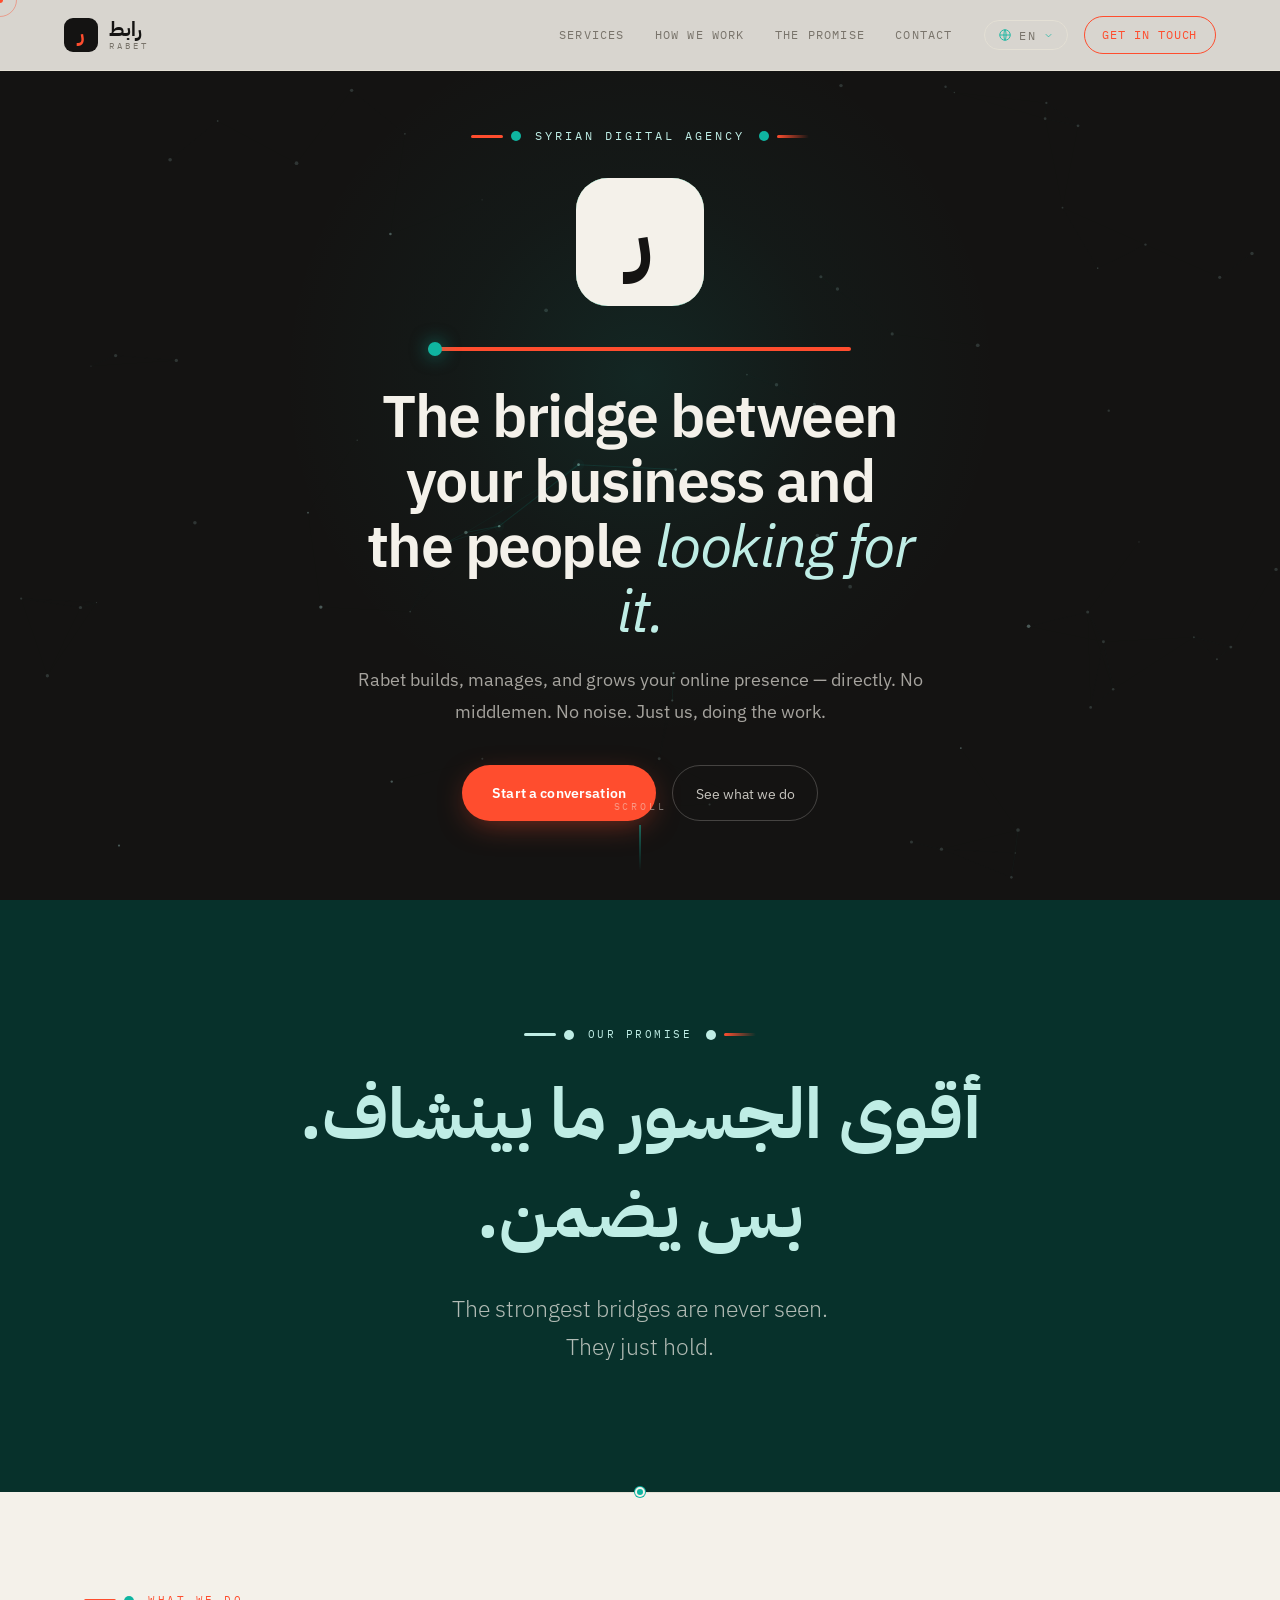
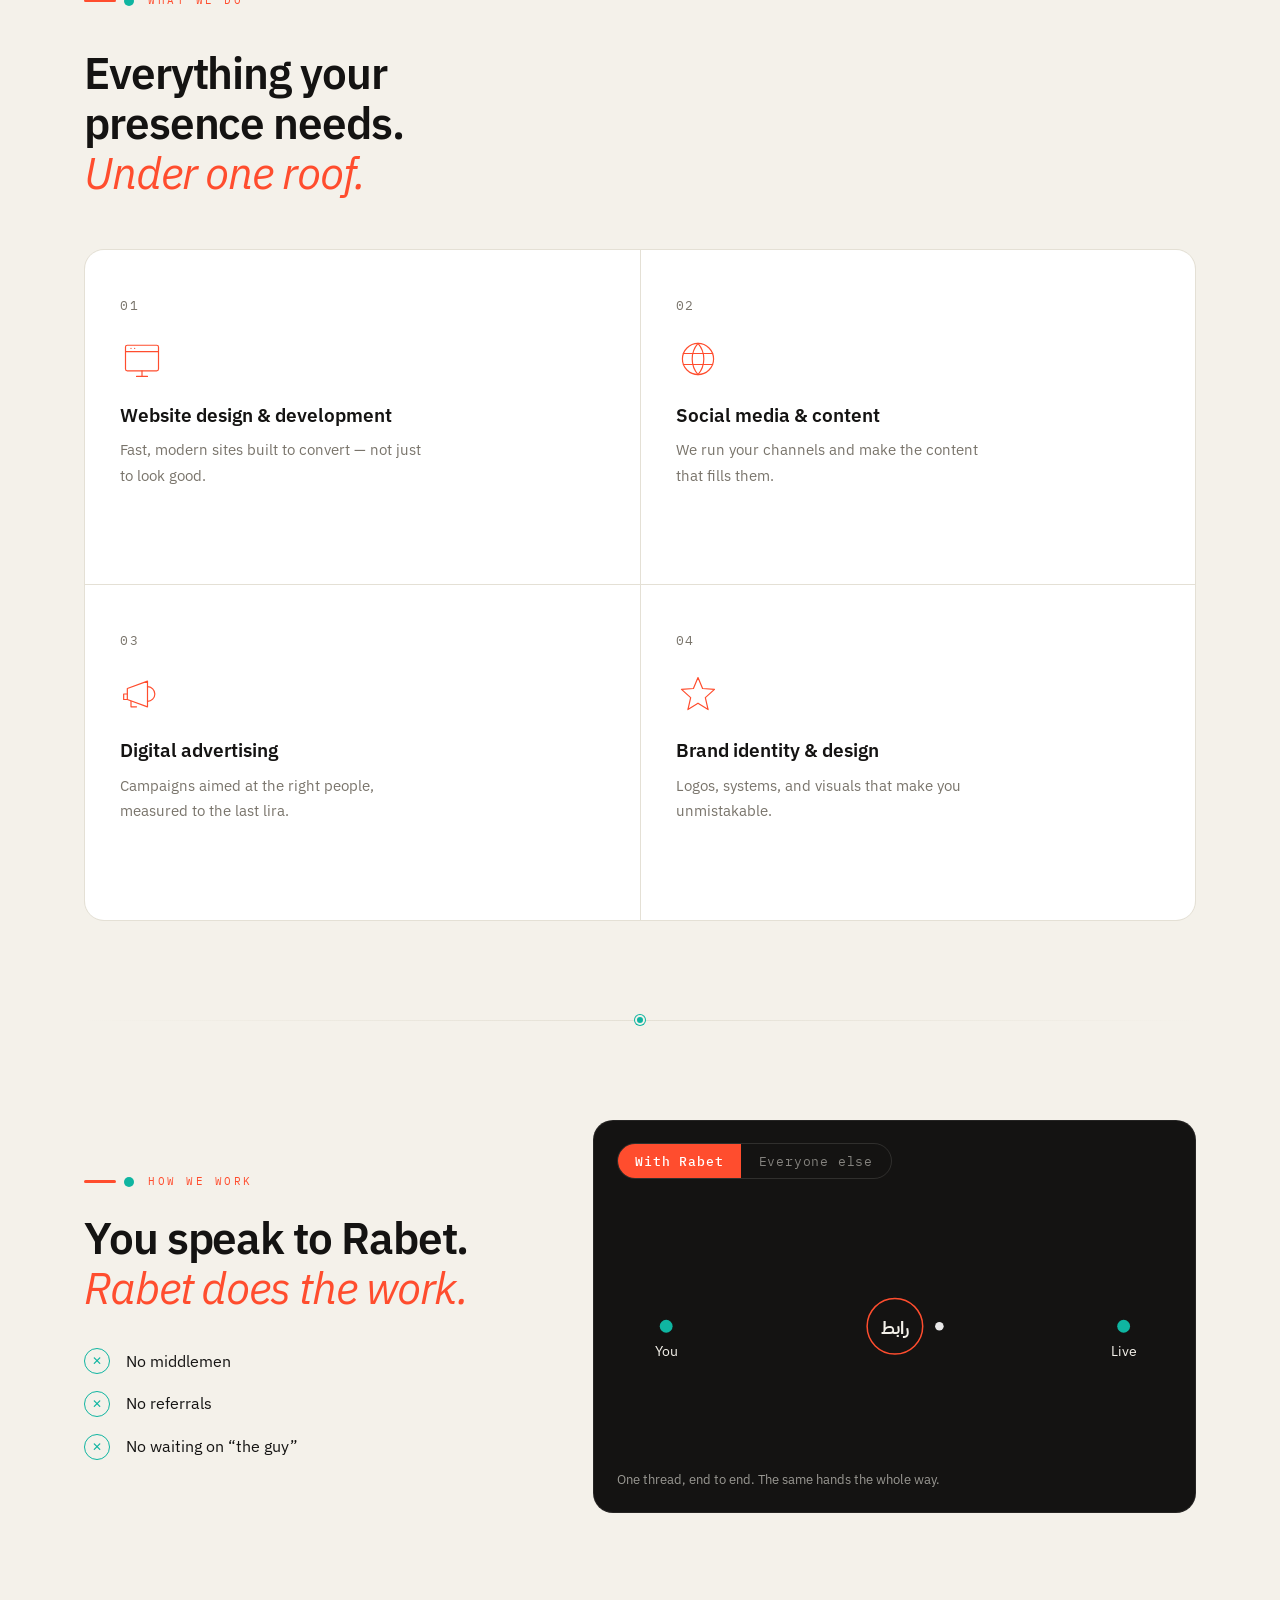
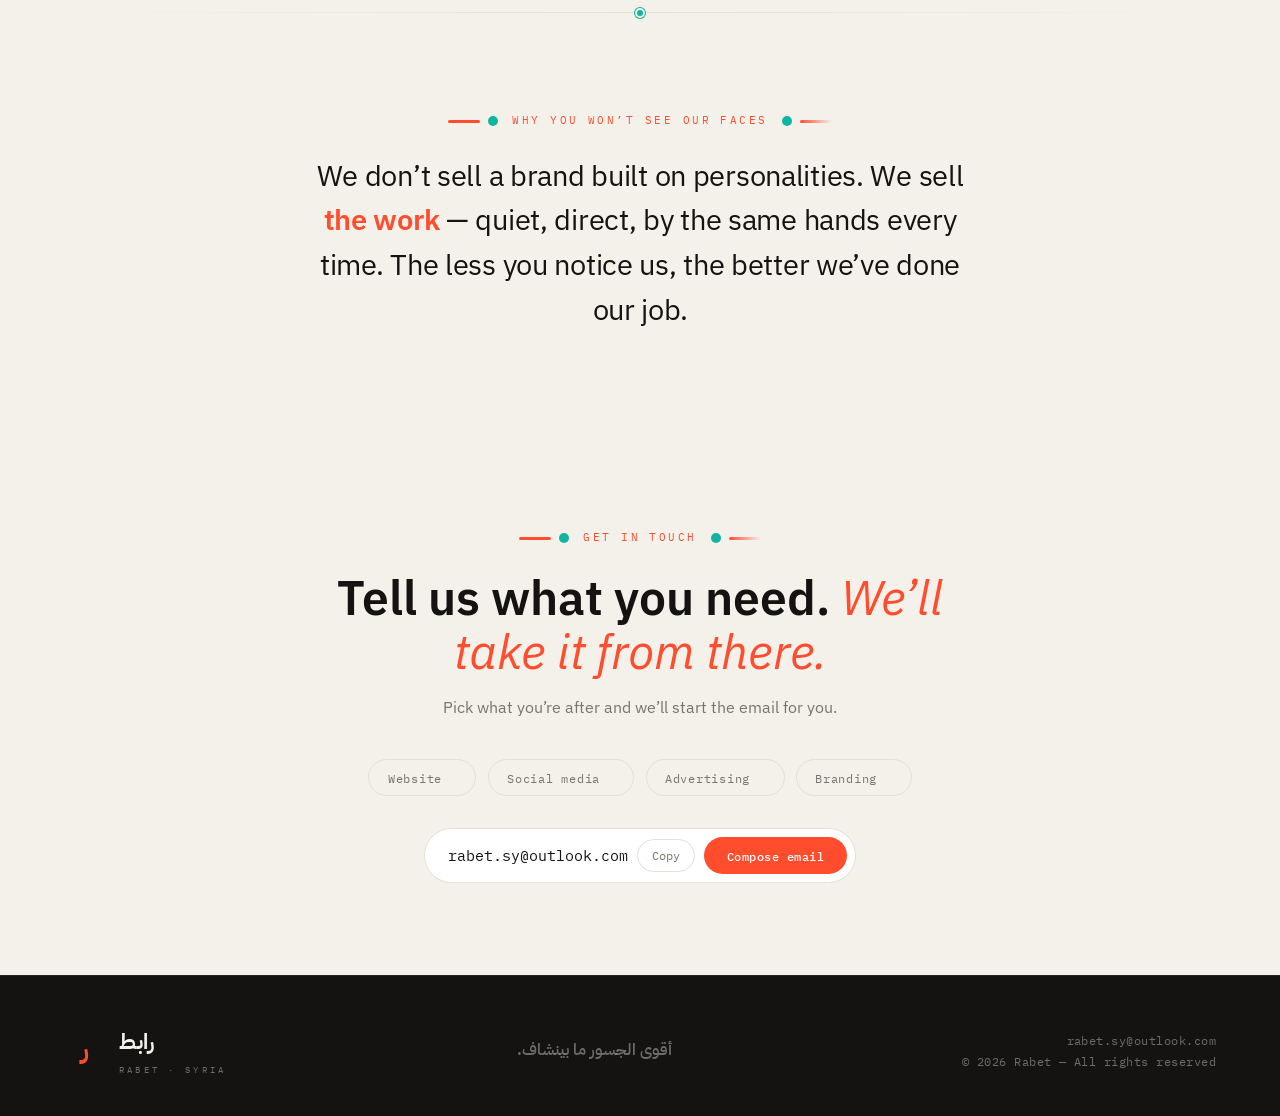
<file: index.html>
<!DOCTYPE html>
<html lang="en" dir="ltr">
<head>
<meta charset="UTF-8" />
<meta name="viewport" content="width=device-width, initial-scale=1.0" />
<title>رابط · RABET — Faceless Syrian Digital Agency</title>
<meta name="description" content="Rabet is a faceless Syrian digital agency. We build, manage, and grow your online presence — directly. No middlemen. No noise. Just us, doing the work." />
<meta property="og:title" content="رابط · RABET — Faceless Syrian Digital Agency" />
<meta property="og:description" content="We build, manage, and grow your online presence — directly. No middlemen. No noise." />
<meta property="og:type" content="website" />
<link rel="icon" type="image/png" href="assets/favicon.png" />
<link rel="preconnect" href="https://fonts.googleapis.com">
<link rel="preconnect" href="https://fonts.gstatic.com" crossorigin>
<link href="https://fonts.googleapis.com/css2?family=IBM+Plex+Mono:wght@400;500;600&family=IBM+Plex+Sans+Arabic:wght@300;400;500;600;700&family=IBM+Plex+Sans:wght@300;400;500;600;700&display=swap" rel="stylesheet">
<link rel="stylesheet" href="css/style.css" />
</head>
<body>

<div class="cursor-dot"></div>
<div class="cursor-ring"></div>

<!-- preloader -->
<div id="loader">
  <div class="loader-mark">
    <span class="loader-symbol">ر</span>
    <div class="loader-bar"><div class="loader-fill"></div></div>
  </div>
</div>

<!-- nav -->
<header id="head">
  <a href="#top" class="brand" aria-label="Rabet home">
    <span class="brand-symbol">ر</span>
    <span class="name"><span class="ar">رابط</span><span class="lat">Rabet</span></span>
  </a>
  <nav id="nav">
    <div class="nav-links">
      <a href="#services" data-i18n="nav.services">Services</a>
      <a href="#work" data-i18n="nav.work">How we work</a>
      <a href="#promise" data-i18n="nav.promise">The promise</a>
      <a href="#contact" data-i18n="nav.contact">Contact</a>
    </div>
    <div class="nav-tools">
      <div class="lang" id="langDD">
        <button class="lang-current" aria-haspopup="listbox" aria-expanded="false" aria-label="Choose language">
          <svg viewBox="0 0 24 24"><circle cx="12" cy="12" r="9"/><path d="M3 12h18M12 3c2.5 3 2.5 15 0 18M12 3c-2.5 3-2.5 15 0 18"/></svg>
          <span id="langLabel">EN</span>
          <svg class="chev" viewBox="0 0 24 24" style="width:11px;height:11px"><path d="M6 9l6 6 6-6"/></svg>
        </button>
        <ul class="lang-menu" role="listbox">
          <li data-lang="ar" lang="ar" role="option">العربية <span class="code">AR</span></li>
          <li data-lang="en" role="option">English <span class="code">EN</span></li>
          <li data-lang="tr" role="option">Türkçe <span class="code">TR</span></li>
          <li data-lang="fr" role="option">Français <span class="code">FR</span></li>
          <li data-lang="de" role="option">Deutsch <span class="code">DE</span></li>
        </ul>
      </div>
      <a href="#contact" class="btn-ghost desk"><span data-i18n="nav.cta">Get in touch</span></a>
      <button class="menu-toggle" id="burger" aria-label="Menu"><span></span><span></span><span></span></button>
    </div>
  </nav>
</header>

<!-- hero -->
<section class="hero" id="top">
  <canvas id="weave"></canvas>
  <div class="hero-glow"></div>
  <div class="hero-inner">
    <div class="eyebrow">
      <span class="motif"><span class="bar"></span><span class="dia"></span></span>
      <span data-i18n="hero.eyebrow">Syrian digital agency</span>
      <span class="motif r"><span class="dia"></span><span class="bar"></span></span>
    </div>
    <div class="hero-mark-wrap">
      <span class="hero-pulse r1"></span>
      <span class="hero-pulse r2"></span>
      <div class="hero-mark" id="heroMark">ر</div>
    </div>
    <div class="hero-connector">
      <div class="hc-bar"></div>
      <div class="hc-node"></div>
    </div>
    <h1 data-i18n="hero.h1">The bridge between your business and the people <em>looking for it.</em></h1>
    <p class="lede" data-i18n="hero.lede">Rabet builds, manages, and grows your online presence — directly. No middlemen. No noise. Just us, doing the work.</p>
    <div class="hero-cta">
      <a href="mailto:rabet.sy@outlook.com?subject=A%20new%20project%20for%20Rabet" class="btn-solid">
        <span data-i18n="hero.cta1">Start a conversation</span></a>
      <a href="#services" class="btn-line"><span data-i18n="hero.cta2">See what we do</span></a>
    </div>
  </div>
  <div class="scroll-cue"><span data-i18n="hero.scroll">Scroll</span><span class="track"></span></div>
</section>

<!-- promise -->
<section class="promise" id="promise">
  <div class="lead-eyebrow reveal">
    <span class="motif"><span class="bar"></span><span class="dia"></span></span>
    <span data-i18n="promise.eyebrow">Our promise</span>
    <span class="motif r"><span class="dia"></span><span class="bar"></span></span>
  </div>
  <p class="ar-quote reveal d1">أقوى الجسور ما بينشاف.<br>بس يضمن.</p>
  <p class="trans reveal d2" data-i18n="promise.trans">The strongest bridges are never seen. They just hold.</p>
</section>

<div class="divider"><div class="rule"><span class="dia"></span></div></div>

<!-- services -->
<section class="chapter" id="services">
  <div class="svc-head">
    <div class="lead-eyebrow reveal">
      <span class="motif"><span class="bar"></span><span class="dia"></span></span>
      <span data-i18n="services.eyebrow">What we do</span>
    </div>
    <h2 class="h2 reveal d1" data-i18n="services.h2">Everything your presence needs. <em>Under one roof.</em></h2>
  </div>
  <div class="svc-grid">
    <article class="svc reveal" tabindex="0">
      <span class="num">01</span>
      <div class="ic"><svg viewBox="0 0 48 48"><rect x="6" y="9" width="36" height="28" rx="2"/><path d="M6 16 h36 M12 12.5 h.01 M16 12.5 h.01"/><path d="M18 43 h12 M24 37 v6"/></svg></div>
      <h3 data-i18n="svc1.title">Website design &amp; development</h3>
      <p data-i18n="svc1.desc">Fast, modern sites built to convert — not just to look good.</p>
      <div class="arrow">→</div>
    </article>
    <article class="svc reveal d1" tabindex="0">
      <span class="num">02</span>
      <div class="ic"><svg viewBox="0 0 48 48"><circle cx="24" cy="24" r="17"/><path d="M24 7 a26 26 0 0 1 0 34 M24 7 a26 26 0 0 0 0 34 M8 18 h32 M8 30 h32"/></svg></div>
      <h3 data-i18n="svc2.title">Social media &amp; content</h3>
      <p data-i18n="svc2.desc">We run your channels and make the content that fills them.</p>
      <div class="arrow">→</div>
    </article>
    <article class="svc reveal" tabindex="0">
      <span class="num">03</span>
      <div class="ic"><svg viewBox="0 0 48 48"><path d="M8 30 V18 l22 -8 v28 z"/><path d="M30 16 a8 8 0 0 1 0 16"/><path d="M8 24 H4 v6 h4 M12 32 v6 h6"/></svg></div>
      <h3 data-i18n="svc3.title">Digital advertising</h3>
      <p data-i18n="svc3.desc">Campaigns aimed at the right people, measured to the last lira.</p>
      <div class="arrow">→</div>
    </article>
    <article class="svc reveal d1" tabindex="0">
      <span class="num">04</span>
      <div class="ic"><svg viewBox="0 0 48 48"><path d="M24 6 l5 12 13 1 -10 9 3 13 -11 -7 -11 7 3 -13 -10 -9 13 -1 z"/></svg></div>
      <h3 data-i18n="svc4.title">Brand identity &amp; design</h3>
      <p data-i18n="svc4.desc">Logos, systems, and visuals that make you unmistakable.</p>
      <div class="arrow">→</div>
    </article>
  </div>
</section>

<div class="divider"><div class="rule"><span class="dia"></span></div></div>

<!-- how we work -->
<section class="chapter" id="work">
  <div class="work">
    <div class="work-copy">
      <div class="lead-eyebrow reveal">
        <span class="motif"><span class="bar"></span><span class="dia"></span></span>
        <span data-i18n="work.eyebrow">How we work</span>
      </div>
      <h2 class="h2 reveal d1" data-i18n="work.h2">You speak to Rabet. <em>Rabet does the work.</em></h2>
      <div class="beats reveal d2">
        <div class="beat"><span class="x">✕</span><span data-i18n="work.beat1">No middlemen</span></div>
        <div class="beat"><span class="x">✕</span><span data-i18n="work.beat2">No referrals</span></div>
        <div class="beat"><span class="x">✕</span><span data-i18n="work.beat3">No waiting on “the guy”</span></div>
      </div>
    </div>
    <div class="flow reveal d1">
      <div class="flow-toggle" role="group" aria-label="Compare approaches">
        <button data-flow="rabet" class="on" data-i18n="work.toggle1">With Rabet</button>
        <button data-flow="others" data-i18n="work.toggle2">Everyone else</button>
      </div>
      <svg id="flowSvg" viewBox="0 0 520 240" aria-hidden="true">
        <g id="endpoints">
          <circle cx="46" cy="120" r="6" fill="#0FB5A1"/>
          <text class="node-label" x="46" y="148" text-anchor="middle" data-i18n="work.you">You</text>
          <circle cx="474" cy="120" r="6" fill="#0FB5A1"/>
          <text class="node-label" x="474" y="148" text-anchor="middle" data-i18n="work.live">Live</text>
        </g>
        <g id="g-others" opacity="0">
          <path class="tangle" d="M52 120 C120 40, 150 60, 200 110 S 300 200, 340 120 S 430 60, 468 120" fill="none" stroke="#6b6256" stroke-width="1.4" stroke-dasharray="5 6"/>
          <path class="tangle" d="M52 120 C140 210, 220 70, 300 150 S 420 190, 468 120" fill="none" stroke="#5c5448" stroke-width="1.2" stroke-dasharray="4 7"/>
          <g fill="#16130f" stroke="#6b6256" stroke-width="1.2">
            <circle cx="170" cy="86" r="16"/><circle cx="270" cy="158" r="16"/><circle cx="360" cy="92" r="16"/>
          </g>
          <g class="node-sub" text-anchor="middle" fill="#8b8170">
            <text x="170" y="64" data-i18n="work.agency">AGENCY</text>
            <text x="270" y="190" data-i18n="work.manager">MANAGER</text>
            <text x="360" y="70" data-i18n="work.guy">“THE GUY”</text>
          </g>
        </g>
        <g id="g-rabet">
          <path id="directLine" d="M52 120 H230 M290 120 H468" fill="none" stroke="url(#gg)" stroke-width="2" stroke-linecap="round"/>
          <circle id="pulse" r="4" fill="#fff"/>
          <circle cx="260" cy="120" r="26" fill="#141312" stroke="#FF4D2E" stroke-width="1.4"/>
          <text x="260" y="127" text-anchor="middle" font-family="'IBM Plex Sans Arabic',sans-serif" font-weight="700" font-size="17" fill="#F4F1EA">رابط</text>
        </g>
        <defs>
          <linearGradient id="gg" x1="0" x2="1">
            <stop offset="0" stop-color="#07312B"/><stop offset=".5" stop-color="#0FB5A1"/><stop offset="1" stop-color="#07312B"/>
          </linearGradient>
        </defs>
      </svg>
      <div class="cap">One thread, end to end. The same hands the whole way.</div>
    </div>
  </div>
</section>

<div class="divider"><div class="rule"><span class="dia"></span></div></div>

<!-- manifesto -->
<section class="chapter manifesto" style="margin-inline:auto">
  <div class="lead-eyebrow reveal">
    <span class="motif"><span class="bar"></span><span class="dia"></span></span>
    <span data-i18n="manifesto.eyebrow">Why you won’t see our faces</span>
    <span class="motif r"><span class="dia"></span><span class="bar"></span></span>
  </div>
  <p class="reveal d1" data-i18n="manifesto.body">We don’t sell a brand built on personalities. We sell <b>the work</b> — quiet, direct, by the same hands every time. The less you notice us, the better we’ve done our job.</p>
</section>

<!-- contact -->
<section class="contact" id="contact">
  <div class="lead-eyebrow reveal">
    <span class="motif"><span class="bar"></span><span class="dia"></span></span>
    <span data-i18n="contact.eyebrow">Get in touch</span>
    <span class="motif r"><span class="dia"></span><span class="bar"></span></span>
  </div>
  <h2 class="reveal d1" data-i18n="contact.h2">Tell us what you need. <em>We’ll take it from there.</em></h2>
  <p class="sub reveal d2" data-i18n="contact.sub">Pick what you’re after and we’ll start the email for you.</p>
  <div class="chips reveal d2">
    <button class="chip" data-need="website"><span data-i18n="contact.chip1">Website</span><span class="tick"></span></button>
    <button class="chip" data-need="social"><span data-i18n="contact.chip2">Social media</span><span class="tick"></span></button>
    <button class="chip" data-need="ads"><span data-i18n="contact.chip3">Advertising</span><span class="tick"></span></button>
    <button class="chip" data-need="branding"><span data-i18n="contact.chip4">Branding</span><span class="tick"></span></button>
  </div>
  <div class="mailbox reveal d3">
    <span class="addr">rabet.sy@outlook.com</span>
    <button class="copy" data-i18n="contact.copy">Copy</button>
    <button class="send" id="sendBtn" data-i18n="contact.send">Compose email</button>
  </div>
  <div class="copied-note" id="copiedNote" data-i18n="contact.copied">Copied to clipboard</div>
</section>

<!-- footer -->
<footer>
  <div class="foot-brand">
    <span class="brand-symbol">ر</span>
    <div><div class="ar">رابط</div><div class="lat">Rabet · Syria</div></div>
  </div>
  <div class="foot-mid">أقوى الجسور ما بينشاف.</div>
  <div class="foot-meta">
    <a href="mailto:rabet.sy@outlook.com">rabet.sy@outlook.com</a><br>
    <span>© 2026 Rabet — <span data-i18n="footer.rights">All rights reserved</span></span>
  </div>
</footer>

<script src="js/i18n.js"></script>
<script src="js/main.js"></script>
</body>
</html>
</file>
<file: css/style.css>
/* =====================================================================
   RABET — رابط  ·  style.css
   Visual identity v2: paper/ink/signal palette, IBM Plex superfamily,
   connection-device motif (line + travelling node).
   ===================================================================== */

:root {
  --ink:    #141312;
  --paper:  #F4F1EA;
  --signal: #FF4D2E;
  --link:   #0FB5A1;
  --forest: #07312B;
  --mist:   #BFEDE5;
  --line:   #E4E0D5;
  --stone:  #79746B;
  --sans:   'IBM Plex Sans', system-ui, sans-serif;
  --ar:     'IBM Plex Sans Arabic', sans-serif;
  --mono:   'IBM Plex Mono', monospace;
  --pad:    clamp(1.25rem, 5vw, 7rem);
  --maxw:   1240px;
}

*, *::before, *::after { margin: 0; padding: 0; box-sizing: border-box; }
html { scroll-behavior: smooth; -webkit-text-size-adjust: 100%; }
body {
  background: var(--paper);
  color: var(--ink);
  font-family: var(--sans);
  font-weight: 400;
  line-height: 1.6;
  overflow-x: hidden;
  -webkit-font-smoothing: antialiased;
  text-rendering: optimizeLegibility;
}
body.rtl  { font-family: var(--ar); }
body.locked { overflow: hidden; height: 100vh; }

::selection { background: var(--signal); color: #fff; }

a      { color: inherit; text-decoration: none; }
img    { max-width: 100%; display: block; }
button { font-family: inherit; cursor: pointer; border: none; background: none; color: inherit; }

:focus-visible { outline: 2px solid var(--signal); outline-offset: 3px; border-radius: 2px; }

/* ---------- custom cursor ---------- */
.cursor-dot, .cursor-ring {
  position: fixed; top: 0; left: 0; border-radius: 50%;
  pointer-events: none; z-index: 120;
  transform: translate(-50%, -50%); will-change: transform;
}
.cursor-dot  { width: 6px; height: 6px; background: var(--signal); }
.cursor-ring {
  width: 34px; height: 34px; border: 1.5px solid rgba(255,77,46,.4);
  transition: width .25s ease, height .25s ease, background .25s ease, border-color .25s ease;
}
.cursor-ring.grow { width: 64px; height: 64px; background: rgba(255,77,46,.06); border-color: rgba(255,77,46,.6); }
body.touch .cursor-dot, body.touch .cursor-ring { display: none; }

/* ---------- preloader ---------- */
#loader {
  position: fixed; inset: 0; z-index: 200; background: var(--ink);
  display: grid; place-items: center;
  transition: opacity .8s ease, visibility .8s ease;
}
#loader.done { opacity: 0; visibility: hidden; }
.loader-mark { display: flex; flex-direction: column; align-items: center; gap: 1.4rem; }
.loader-symbol {
  font-family: var(--ar); font-weight: 700; font-size: 4.5rem;
  color: var(--signal); line-height: 1;
  animation: fadeUp .6s ease forwards;
}
.loader-bar  { width: 80px; height: 3px; border-radius: 99px; background: rgba(244,241,234,.12); overflow: hidden; }
.loader-fill {
  height: 100%; width: 0; border-radius: 99px; background: var(--signal);
  animation: fillBar 1.3s cubic-bezier(.4,0,.2,1) .2s forwards;
}
@keyframes fillBar  { to { width: 100%; } }
@keyframes fadeUp   { from { opacity:0; transform:translateY(10px); } to { opacity:1; transform:none; } }

/* ---------- connection-device motif ---------- */
.motif     { display: inline-flex; align-items: center; gap: .5rem; color: var(--signal); }
.motif .bar { width: 32px; height: 3px; border-radius: 99px; background: currentColor; }
.motif .dia { width: 10px; height: 10px; border-radius: 50%; background: var(--link); flex: none; }
.motif.r .bar { background: linear-gradient(90deg, var(--signal), transparent); }

/* ---------- nav ---------- */
header {
  position: fixed; top: 0; left: 0; width: 100%; z-index: 90;
  padding: 1rem var(--pad);
  display: flex; align-items: center; justify-content: space-between;
  background: rgba(244,241,234,.88);
  backdrop-filter: blur(16px); -webkit-backdrop-filter: blur(16px);
  border-bottom: 1px solid var(--line);
  transition: box-shadow .3s ease;
}
header.scrolled { box-shadow: 0 2px 24px rgba(20,19,18,.07); }

.brand { display: flex; align-items: center; gap: .7rem; z-index: 2; }
.brand-symbol {
  display: grid; place-items: center;
  width: 34px; height: 34px; border-radius: 9px;
  background: var(--ink); color: var(--signal);
  font-family: var(--ar); font-weight: 700; font-size: 22px; line-height: 1;
  padding-bottom: 3px; flex: none;
}
.brand .name    { display: flex; flex-direction: column; line-height: 1; }
.brand .name .ar  { font-family: var(--ar); font-size: 1.25rem; font-weight: 700; color: var(--ink); }
.brand .name .lat { font-family: var(--mono); font-size: .57rem; letter-spacing: .32em; text-transform: uppercase; color: var(--stone); margin-top: 3px; }

nav { display: flex; align-items: center; gap: 2rem; }
.nav-links { display: flex; gap: 1.9rem; }
.nav-links a {
  font-family: var(--mono); font-size: .73rem; letter-spacing: .1em; text-transform: uppercase;
  color: var(--stone); position: relative; padding: .3rem 0; transition: color .25s;
}
.nav-links a::after {
  content: ""; position: absolute; left: 0; bottom: 0;
  width: 0; height: 2px; background: var(--signal); border-radius: 99px; transition: width .3s ease;
}
.nav-links a:hover { color: var(--ink); }
.nav-links a:hover::after { width: 100%; }
body.rtl .nav-links a { font-family: var(--ar); font-size: .9rem; letter-spacing: .04em; text-transform: none; }

.nav-tools { display: flex; align-items: center; gap: 1rem; position: relative; z-index: 3; }

/* language dropdown */
.lang { position: relative; }
.lang-current {
  display: flex; align-items: center; gap: .45rem;
  border: 1px solid var(--line); border-radius: 40px;
  padding: .42rem .8rem; font-family: var(--mono); font-size: .72rem; letter-spacing: .1em;
  color: var(--stone); transition: border-color .25s, color .25s;
}
.lang-current svg { width: 14px; height: 14px; stroke: var(--link); fill: none; stroke-width: 1.5; }
.lang-current:hover { border-color: var(--link); color: var(--ink); }
.lang-current .chev { transition: transform .3s; }
.lang.open .lang-current .chev { transform: rotate(180deg); }
.lang-menu {
  position: absolute; top: calc(100% + 8px); right: 0; min-width: 158px;
  background: rgba(20,19,18,.97); backdrop-filter: blur(14px); -webkit-backdrop-filter: blur(14px);
  border: 1px solid rgba(244,241,234,.08); border-radius: 14px; padding: .4rem; list-style: none;
  opacity: 0; visibility: hidden; transform: translateY(-6px);
  transition: opacity .25s, transform .25s, visibility .25s; z-index: 50;
  box-shadow: 0 20px 50px -20px rgba(0,0,0,.6);
}
body.rtl .lang-menu { right: auto; left: 0; }
.lang.open .lang-menu { opacity: 1; visibility: visible; transform: none; }
.lang-menu li {
  padding: .55rem .8rem; border-radius: 8px; font-family: var(--mono); font-size: .82rem;
  color: rgba(244,241,234,.7); cursor: pointer;
  transition: background .2s, color .2s;
  display: flex; justify-content: space-between; align-items: center; gap: 1.2rem;
}
.lang-menu li:hover  { background: rgba(255,77,46,.1); color: var(--paper); }
.lang-menu li.on     { color: var(--signal); }
.lang-menu li.on::after { content: "◆"; font-size: .5rem; color: var(--signal); }
.lang-menu li .code  { font-size: .62rem; letter-spacing: .18em; color: rgba(244,241,234,.4); }
.lang-menu li[lang="ar"] { font-family: var(--ar); font-size: 1rem; }

.btn-ghost {
  font-family: var(--mono); font-size: .72rem; letter-spacing: .08em; text-transform: uppercase;
  border: 1px solid var(--signal); color: var(--signal);
  padding: .55rem 1.1rem; border-radius: 40px; transition: background .25s, color .25s;
}
.btn-ghost:hover { background: var(--signal); color: #fff; }
body.rtl .btn-ghost { font-family: var(--ar); font-size: .9rem; text-transform: none; letter-spacing: 0; }

.menu-toggle { display: none; flex-direction: column; gap: 5px; z-index: 3; }
.menu-toggle span { width: 24px; height: 1.5px; background: var(--ink); border-radius: 99px; transition: .3s; }
.menu-toggle.open span:nth-child(1) { transform: translateY(6.5px) rotate(45deg); }
.menu-toggle.open span:nth-child(2) { opacity: 0; }
.menu-toggle.open span:nth-child(3) { transform: translateY(-6.5px) rotate(-45deg); }

/* ---------- hero ---------- */
.hero {
  position: relative; min-height: 100svh;
  display: grid; place-items: center; text-align: center;
  padding: 7rem var(--pad) 4rem; overflow: hidden; background: var(--ink);
}
#weave { position: absolute; inset: 0; width: 100%; height: 100%; z-index: 1; }
.hero-glow {
  position: absolute; top: 42%; left: 50%; width: min(820px, 95vw); aspect-ratio: 1;
  transform: translate(-50%, -50%);
  background: radial-gradient(circle, rgba(15,181,161,.12) 0%, rgba(15,181,161,.04) 32%, transparent 62%);
  z-index: 1; pointer-events: none;
}
.hero-inner {
  position: relative; z-index: 3;
  display: flex; flex-direction: column; align-items: center; max-width: 920px;
}

.eyebrow {
  font-family: var(--mono); font-size: .72rem; letter-spacing: .26em; text-transform: uppercase;
  color: var(--mist); margin-bottom: 2rem;
  display: flex; align-items: center; gap: .9rem; flex-wrap: wrap; justify-content: center;
}
body.rtl .eyebrow { font-family: var(--ar); letter-spacing: .1em; text-transform: none; font-size: .9rem; }

/* hero ر mark */
.hero-mark-wrap {
  position: relative; display: grid; place-items: center;
  width: clamp(88px, 12vw, 128px); height: clamp(88px, 12vw, 128px);
  margin: 0 auto clamp(20px, 3vw, 32px);
}
.hero-pulse {
  position: absolute; inset: 0;
  border-radius: clamp(22px, 3vw, 32px); border: 2px solid;
  animation: pulseRing 3s ease-out infinite;
}
.hero-pulse.r1 { border-color: var(--signal); }
.hero-pulse.r2 { border-color: var(--link); animation-delay: 1.5s; }
@keyframes pulseRing { 0% { transform:scale(.72); opacity:.6; } 70% { transform:scale(1.9); opacity:0; } 100% { opacity:0; } }

.hero-mark {
  position: relative; z-index: 2;
  display: grid; place-items: center;
  width: clamp(88px, 12vw, 128px); height: clamp(88px, 12vw, 128px);
  border-radius: clamp(22px, 3vw, 32px);
  background: var(--paper); color: var(--ink);
  font-family: var(--ar); font-weight: 700;
  font-size: clamp(56px, 8vw, 84px); line-height: 1; padding-bottom: 9%;
  transition: transform .15s ease-out; will-change: transform; cursor: default;
}

/* connection-device bar under mark */
.hero-connector {
  position: relative; height: 14px; width: min(440px, 74%); margin: 4px auto 26px;
}
.hc-bar {
  position: absolute; left: 0; right: 0; top: 5px; height: 4px; border-radius: 99px;
  background: var(--signal); transform-origin: left;
  animation: drawX 1s cubic-bezier(.7,0,.2,1) .4s both;
}
.hc-node {
  position: absolute; top: 0; width: 14px; height: 14px; border-radius: 50%;
  background: var(--link); box-shadow: 0 0 18px rgba(15,181,161,.7);
  animation: travelX 4s cubic-bezier(.65,0,.35,1) 1.5s infinite;
}
@keyframes drawX   { from { transform: scaleX(0); } to { transform: scaleX(1); } }
@keyframes travelX { 0%  { left: 0; } 50% { left: calc(100% - 14px); } 100% { left: 0; } }

.hero h1 {
  font-weight: 600; font-size: clamp(1.9rem, 5vw, 3.7rem); line-height: 1.1;
  letter-spacing: -.025em; color: var(--paper); max-width: 16ch; margin: 0 auto 1.4rem;
}
.hero h1 em { font-style: italic; color: var(--mist); font-weight: 400; }
body.rtl .hero h1 { font-family: var(--ar); line-height: 1.45; font-size: clamp(1.8rem, 4.8vw, 3.2rem); max-width: 20ch; }

.hero p.lede {
  font-size: clamp(.98rem, 1.4vw, 1.15rem); color: rgba(244,241,234,.65);
  max-width: 52ch; margin: 0 auto 2.4rem; line-height: 1.75;
}
body.rtl .hero p.lede { font-family: var(--ar); font-size: clamp(1rem, 1.5vw, 1.18rem); }

.hero-cta { display: flex; gap: 1rem; flex-wrap: wrap; justify-content: center; }

.btn-solid {
  position: relative; overflow: hidden;
  background: var(--signal); color: #fff; font-weight: 600;
  font-size: .9rem; letter-spacing: .01em; padding: .95rem 1.9rem; border-radius: 44px;
  box-shadow: 0 8px 30px -8px rgba(255,77,46,.5); transition: box-shadow .3s, background .25s;
}
.btn-solid:hover { background: #e0391c; box-shadow: 0 12px 40px -8px rgba(255,77,46,.6); }
.btn-line {
  font-size: .9rem; color: rgba(244,241,234,.8);
  padding: .95rem 1.4rem; border-radius: 44px;
  border: 1px solid rgba(244,241,234,.22); transition: border-color .3s, color .3s;
}
.btn-line:hover { border-color: var(--link); color: var(--mist); }
body.rtl .btn-solid, body.rtl .btn-line { font-family: var(--ar); font-size: 1rem; }

.scroll-cue {
  position: absolute; bottom: 1.8rem; left: 50%; transform: translateX(-50%); z-index: 3;
  display: flex; flex-direction: column; align-items: center; gap: .6rem;
  color: rgba(244,241,234,.45); font-family: var(--mono); font-size: .63rem;
  letter-spacing: .28em; text-transform: uppercase;
}
.scroll-cue .track { width: 1px; height: 46px; background: linear-gradient(var(--link), transparent); position: relative; overflow: hidden; }
.scroll-cue .track::after {
  content: ""; position: absolute; top: -50%; left: 0; width: 100%; height: 50%;
  background: var(--mist); animation: slide 1.8s ease-in-out infinite;
}
@keyframes slide { 0% { top: -50%; } 100% { top: 100%; } }
body.rtl .scroll-cue { font-family: var(--ar); letter-spacing: .06em; text-transform: none; font-size: .78rem; }

/* ---------- chapter (light sections) ---------- */
.chapter {
  position: relative; padding: clamp(5rem, 11vh, 9rem) var(--pad);
  max-width: var(--maxw); margin: 0 auto;
}
.lead-eyebrow {
  font-family: var(--mono); font-size: .7rem; letter-spacing: .22em; text-transform: uppercase;
  color: var(--signal); display: flex; align-items: center; gap: .9rem; margin-bottom: 1.4rem;
}
body.rtl .lead-eyebrow { font-family: var(--ar); letter-spacing: .1em; text-transform: none; font-size: .9rem; }
.h2 {
  font-weight: 600; font-size: clamp(1.6rem, 3.4vw, 2.8rem); line-height: 1.15;
  letter-spacing: -.025em; color: var(--ink); max-width: 22ch;
}
.h2 em { font-style: italic; color: var(--signal); font-weight: 400; }
body.rtl .h2 { font-family: var(--ar); line-height: 1.45; max-width: 26ch; }

/* ---------- dividers ---------- */
.divider { max-width: var(--maxw); margin: 0 auto; padding: 0 var(--pad); }
.divider .rule {
  height: 1px; background: linear-gradient(90deg, transparent, var(--line), transparent);
  display: flex; align-items: center; justify-content: center; position: relative;
}
.divider .rule .dia {
  width: 10px; height: 10px; border-radius: 50%;
  background: var(--link); border: 2px solid var(--paper);
  box-shadow: 0 0 0 1px var(--link);
}

/* ---------- promise (forest dark section) ---------- */
.promise {
  text-align: center; padding: clamp(6rem, 14vh, 11rem) var(--pad);
  background: var(--forest); color: var(--paper);
}
.promise .lead-eyebrow { justify-content: center; color: var(--mist); }
.promise .motif { color: var(--mist); }
.promise .motif .dia { background: var(--mist); }
.promise .ar-quote {
  font-family: var(--ar); font-weight: 700; font-size: clamp(2rem, 5.5vw, 4.5rem);
  line-height: 1.4; color: var(--mist); max-width: 18ch; margin: 0 auto 1.6rem; direction: rtl;
}
.promise .trans {
  font-weight: 300; font-size: clamp(1.05rem, 2vw, 1.45rem);
  color: rgba(244,241,234,.72); max-width: 30ch; margin: 0 auto; line-height: 1.65;
}
body.rtl .promise .trans { font-family: var(--ar); }

/* ---------- services ---------- */
.svc-head  { display: flex; flex-direction: column; gap: 1rem; margin-bottom: 3.2rem; max-width: 36ch; }
.svc-grid  {
  display: grid; grid-template-columns: repeat(2, 1fr); gap: 1px;
  background: var(--line); border: 1px solid var(--line); border-radius: 20px; overflow: hidden;
}
.svc {
  background: #fff; padding: 2.6rem 2.2rem; position: relative; overflow: hidden;
  transition: background .3s ease;
}
.svc::before {
  content: ""; position: absolute; width: 340px; height: 340px; border-radius: 50%;
  background: radial-gradient(circle, rgba(255,77,46,.07), transparent 65%);
  left: var(--mx, 50%); top: var(--my, 50%); transform: translate(-50%,-50%);
  opacity: 0; transition: opacity .35s; pointer-events: none;
}
.svc:hover::before { opacity: 1; }
.svc .num { font-family: var(--mono); font-size: .8rem; color: var(--stone); letter-spacing: .12em; }
.svc .ic   { width: 44px; height: 44px; margin: 1.2rem 0 1.4rem; color: var(--signal); }
.svc .ic svg { width: 100%; height: 100%; fill: none; stroke: currentColor; stroke-width: 1.3; stroke-linecap: round; stroke-linejoin: round; }
.svc h3  { font-weight: 600; font-size: 1.2rem; color: var(--ink); margin-bottom: .65rem; line-height: 1.25; }
body.rtl .svc h3 { font-family: var(--ar); font-size: 1.35rem; }
.svc p   { color: var(--stone); font-size: .95rem; line-height: 1.7; max-width: 34ch; }
body.rtl .svc p { font-family: var(--ar); }
.svc .arrow { margin-top: 1.6rem; color: var(--link); opacity: 0; transform: translateX(-6px); transition: .35s; font-size: 1.1rem; }
.svc:hover .arrow { opacity: 1; transform: none; }
body.rtl .svc .arrow { transform: translateX(6px); }
body.rtl .svc:hover .arrow { transform: none; }

/* ---------- how we work ---------- */
.work { display: grid; grid-template-columns: .85fr 1.15fr; gap: clamp(2rem, 5vw, 5rem); align-items: center; }
.work-copy .beats { margin-top: 2.2rem; display: flex; flex-direction: column; gap: 1.05rem; }
.beat { display: flex; align-items: center; gap: 1rem; font-size: 1rem; color: var(--ink); }
.beat .x {
  width: 26px; height: 26px; flex: 0 0 auto; border-radius: 50%;
  border: 1.5px solid var(--link); display: grid; place-items: center;
  color: var(--link); font-family: var(--mono); font-size: .78rem;
}
body.rtl .beat { font-family: var(--ar); }

.flow {
  background: var(--ink); border: 1px solid rgba(244,241,234,.08);
  border-radius: 20px; padding: 1.4rem; position: relative;
}
.flow-toggle {
  display: inline-flex; border: 1px solid rgba(244,241,234,.12); border-radius: 40px;
  overflow: hidden; margin-bottom: 1.2rem; font-family: var(--mono); font-size: .73rem;
}
.flow-toggle button { padding: .5rem 1.1rem; color: rgba(244,241,234,.5); letter-spacing: .06em; transition: .25s; }
.flow-toggle button.on { color: #fff; background: var(--signal); font-weight: 500; }
body.rtl .flow-toggle button { font-family: var(--ar); font-size: .88rem; }
.flow svg { width: 100%; height: auto; display: block; }
.flow .cap { margin-top: .9rem; font-size: .82rem; color: rgba(244,241,234,.6); min-height: 1.4em; transition: opacity .3s; }
body.rtl .flow .cap { font-family: var(--ar); }
.node-label { font-family: 'IBM Plex Sans', sans-serif; font-size: 13px; fill: #F4F1EA; }
.node-sub   { font-family: 'IBM Plex Mono', monospace; font-size: 9px; fill: #79746B; letter-spacing: .12em; text-transform: uppercase; }

/* ---------- manifesto ---------- */
.manifesto { text-align: center; max-width: 780px; }
.manifesto .lead-eyebrow { justify-content: center; }
.manifesto p {
  font-weight: 400; font-size: clamp(1.2rem, 2.4vw, 1.8rem); line-height: 1.55;
  color: var(--ink); letter-spacing: -.01em;
}
.manifesto p b { color: var(--signal); font-weight: 600; }
body.rtl .manifesto p { font-family: var(--ar); line-height: 1.7; }
body.rtl .manifesto p b { font-style: normal; }

/* ---------- contact ---------- */
.contact {
  position: relative; text-align: center; padding: clamp(5rem, 11vh, 9rem) var(--pad) 4rem;
  max-width: 760px; margin: 0 auto;
}
.contact .lead-eyebrow { justify-content: center; }
.contact h2 {
  font-weight: 600; font-size: clamp(1.8rem, 4.2vw, 3rem); line-height: 1.14;
  color: var(--ink); margin-bottom: 1rem;
}
.contact h2 em { font-style: italic; color: var(--signal); font-weight: 400; }
body.rtl .contact h2 { font-family: var(--ar); line-height: 1.45; }
.contact .sub { color: var(--stone); margin-bottom: 2.4rem; font-size: 1rem; }
body.rtl .contact .sub { font-family: var(--ar); }
.chips { display: flex; flex-wrap: wrap; gap: .7rem; justify-content: center; margin-bottom: 2rem; }
.chip {
  font-family: var(--mono); font-size: .78rem; letter-spacing: .06em;
  color: var(--stone); border: 1px solid var(--line);
  padding: .6rem 1.15rem; border-radius: 40px; transition: .25s;
  display: inline-flex; align-items: center; gap: .5rem;
}
.chip .tick { width: 7px; height: 7px; border-radius: 50%; opacity: 0; transition: .25s; background: var(--signal); }
.chip:hover { border-color: rgba(255,77,46,.35); color: var(--ink); }
.chip.sel   { border-color: var(--signal); color: var(--signal); background: rgba(255,77,46,.06); }
.chip.sel .tick { opacity: 1; }
body.rtl .chip { font-family: var(--ar); font-size: .9rem; letter-spacing: 0; }
.mailbox {
  display: inline-flex; align-items: center; gap: .6rem;
  border: 1px solid var(--line); border-radius: 48px;
  padding: .5rem .5rem .5rem 1.4rem; background: #fff;
  flex-wrap: wrap; justify-content: center;
}
body.rtl .mailbox { padding: .5rem 1.4rem .5rem .5rem; }
.mailbox .addr { font-family: var(--mono); font-size: .95rem; color: var(--ink); direction: ltr; }
.mailbox .copy {
  border: 1px solid var(--line); border-radius: 40px;
  padding: .5rem .85rem; font-family: var(--mono); font-size: .74rem; color: var(--stone); transition: .25s;
}
.mailbox .copy:hover { color: var(--ink); border-color: var(--ink); }
.mailbox .send {
  background: var(--signal); color: #fff; font-weight: 500; border-radius: 40px;
  padding: .65rem 1.4rem; font-family: var(--mono); font-size: .78rem; letter-spacing: .04em;
  transition: background .25s;
}
.mailbox .send:hover { background: #e0391c; }
body.rtl .mailbox .copy, body.rtl .mailbox .send { font-family: var(--ar); font-size: .88rem; }
.copied-note { font-family: var(--mono); font-size: .76rem; color: var(--link); margin-top: 1rem; opacity: 0; transition: opacity .3s; height: 1em; }
.copied-note.show { opacity: 1; }

/* ---------- footer ---------- */
footer {
  background: var(--ink); border-top: 1px solid rgba(244,241,234,.08);
  padding: 3rem var(--pad) 2.4rem;
  display: flex; flex-wrap: wrap; gap: 2rem; align-items: center; justify-content: space-between;
}
.foot-brand { display: flex; align-items: center; gap: .8rem; }
.foot-brand .brand-symbol { width: 42px; height: 42px; border-radius: 12px; font-size: 27px; }
.foot-brand .ar  { font-family: var(--ar); font-weight: 700; font-size: 1.4rem; color: var(--paper); }
.foot-brand .lat { font-family: var(--mono); font-size: .57rem; letter-spacing: .36em; text-transform: uppercase; color: rgba(244,241,234,.4); margin-top: 3px; }
.foot-mid  { font-family: var(--ar); font-weight: 600; color: rgba(244,241,234,.4); font-size: 1rem; direction: rtl; text-align: center; }
.foot-meta { font-family: var(--mono); font-size: .74rem; color: rgba(244,241,234,.4); letter-spacing: .04em; text-align: right; line-height: 1.8; }
body.rtl .foot-meta { text-align: left; font-family: var(--ar); }
.foot-meta a:hover { color: rgba(244,241,234,.8); }

/* ---------- reveal ---------- */
.reveal { opacity: 0; transform: translateY(22px); transition: opacity .9s cubic-bezier(.2,.7,.2,1), transform .9s cubic-bezier(.2,.7,.2,1); }
.reveal.in { opacity: 1; transform: none; }
.reveal.d1 { transition-delay: .08s; } .reveal.d2 { transition-delay: .16s; }
.reveal.d3 { transition-delay: .24s; } .reveal.d4 { transition-delay: .32s; }

/* ---------- responsive ---------- */
@media (max-width: 880px) {
  .nav-links, .btn-ghost.desk { display: none; }
  .menu-toggle { display: flex; }
  nav.open .nav-links {
    display: flex; position: fixed; inset: 0;
    background: rgba(244,241,234,.97); backdrop-filter: blur(20px);
    flex-direction: column; align-items: center; justify-content: center; gap: 2rem; z-index: 1;
  }
  nav.open .nav-links a {
    font-family: var(--sans); font-weight: 600; font-size: 1.4rem;
    letter-spacing: -.02em; text-transform: none; color: var(--ink);
  }
  nav.open .nav-links a::after { display: none; }
  body.rtl nav.open .nav-links a { font-family: var(--ar); }
  .svc-grid, .work { grid-template-columns: 1fr; }
  .work-copy { order: -1; }
  .foot-meta, .foot-mid { text-align: center; }
  footer { justify-content: center; text-align: center; }
}
@media (max-width: 520px) {
  .hero-cta { flex-direction: column; width: 100%; }
  .btn-solid, .btn-line { width: 100%; text-align: center; }
  .mailbox { flex-direction: column; border-radius: 20px; padding: 1rem; }
  .scroll-cue { display: none; }
}
@media (prefers-reduced-motion: reduce) {
  * { animation-duration: .001ms !important; transition-duration: .001ms !important; }
  .reveal { opacity: 1; transform: none; }
  .hero-mark { animation: none; }
  .hc-node { animation: none; left: 0; }
  .hero-pulse { animation: none; }
  .loader-fill { animation: none; width: 100%; }
}
</file>
